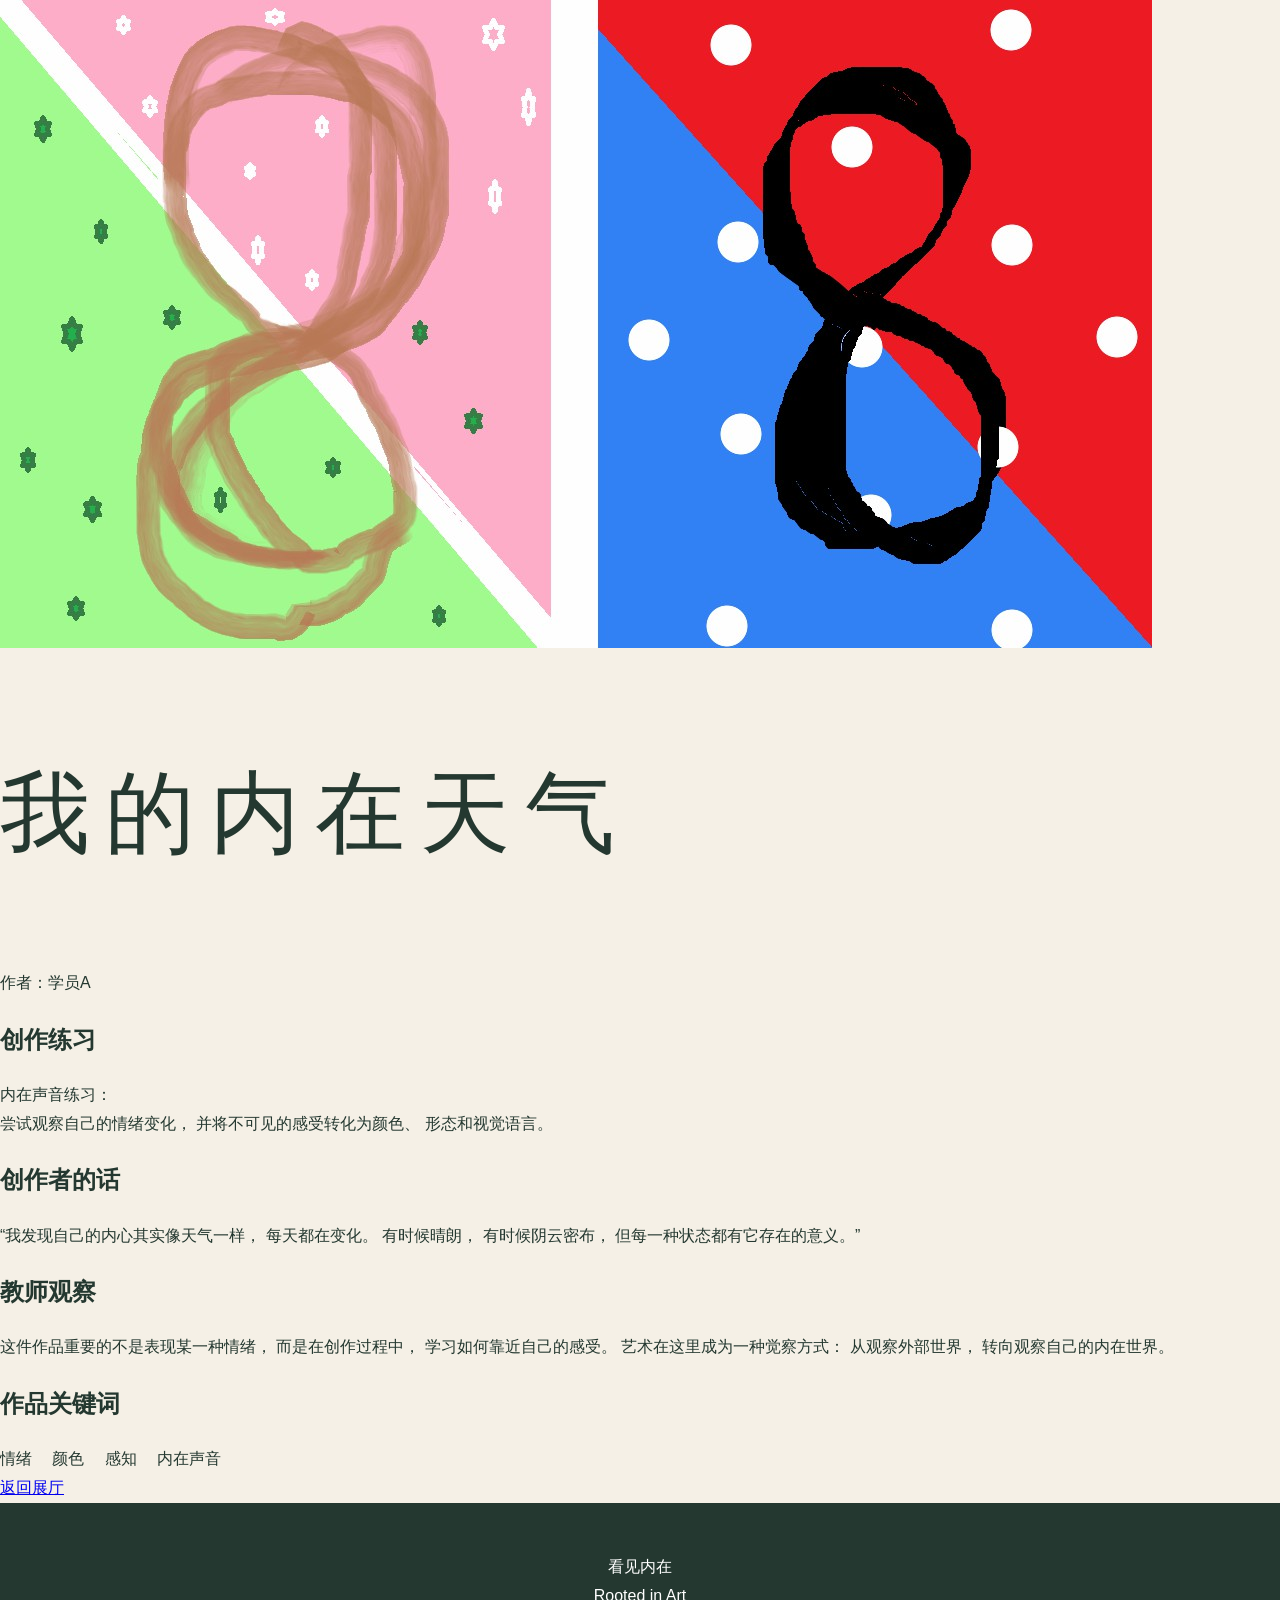
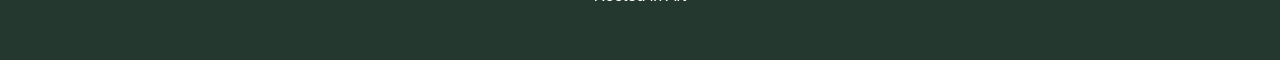
<file: weather.html>
<!DOCTYPE html>

<html lang="zh-CN">


<head>


<meta charset="UTF-8">


<meta name="viewport" content="width=device-width, initial-scale=1.0">


<title>

我的内在天气｜看见内在

</title>


<link rel="stylesheet" href="../style.css">


</head>



<body>



<section class="work-detail">



<div class="work-image">


<img src="../images/weather.jpg"

alt="我的内在天气">


</div>





<h1>

我的内在天气

</h1>




<p class="artist">

作者：学员A

</p>






<div class="archive">





<h2>

创作练习

</h2>


<p>

内在声音练习：

<br>

尝试观察自己的情绪变化，

并将不可见的感受转化为颜色、

形态和视觉语言。

</p>







<h2>

创作者的话

</h2>


<p>

“我发现自己的内心其实像天气一样，

每天都在变化。

有时候晴朗，

有时候阴云密布，

但每一种状态都有它存在的意义。”

</p>







<h2>

教师观察

</h2>


<p>


这件作品重要的不是表现某一种情绪，

而是在创作过程中，

学习如何靠近自己的感受。


艺术在这里成为一种觉察方式：

从观察外部世界，

转向观察自己的内在世界。

</p>








<h2>

作品关键词

</h2>


<div class="tags">

情绪　

颜色　

感知　

内在声音

</div>







<a href="../index.html"

class="enter-btn">


返回展厅


</a>




</div>



</section>





<footer>


看见内在

<br>

Rooted in Art


</footer>



</body>


</html>
</file>
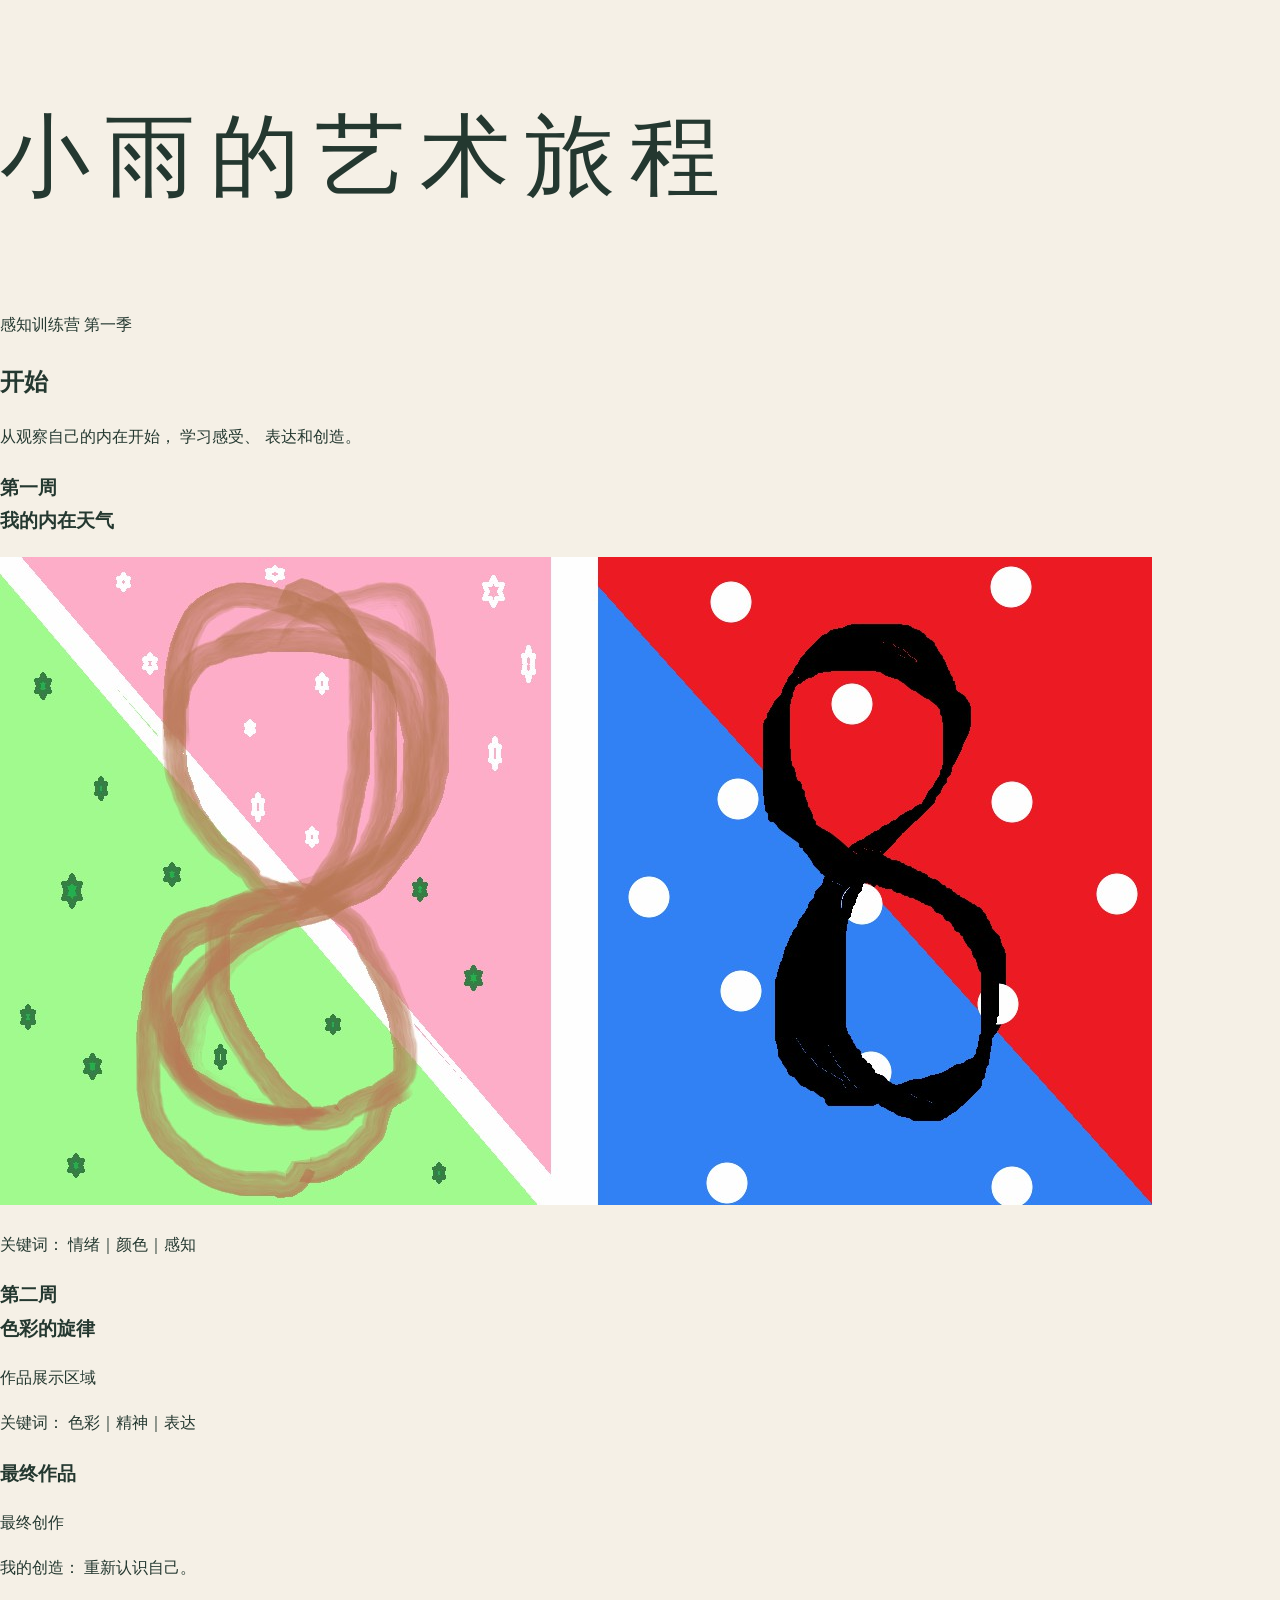
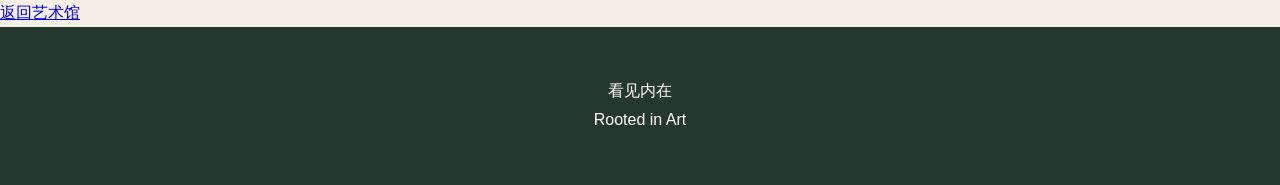
<file: xiaoyu.html>
<!DOCTYPE html>

<html lang="zh-CN">


<head>

<meta charset="UTF-8">

<meta name="viewport"
content="width=device-width,initial-scale=1.0">


<title>
小雨的艺术旅程
</title>


<link rel="stylesheet"
href="../style.css">


</head>


<body>


<section class="work-detail">


<h1>

小雨的艺术旅程

</h1>


<p class="artist">

感知训练营 第一季

</p>



<div class="archive">



<h2>

开始

</h2>


<p>

从观察自己的内在开始，

学习感受、

表达和创造。

</p>




<div class="journey-card">


<h3>

第一周

<br>

我的内在天气

</h3>


<img src="../images/weather.jpg">


<p>

关键词：

情绪｜颜色｜感知

</p>


</div>






<div class="journey-card">


<h3>

第二周

<br>

色彩的旋律

</h3>


<div class="empty-image">

作品展示区域

</div>


<p>

关键词：

色彩｜精神｜表达

</p>


</div>






<div class="journey-card">


<h3>

最终作品

</h3>


<div class="empty-image">

最终创作

</div>


<p>

我的创造：

重新认识自己。

</p>


</div>



</div>



<a href="../index.html"
class="enter-btn">

返回艺术馆

</a>



</section>



<footer>

看见内在

<br>

Rooted in Art

</footer>



</body>

</html>
</file>
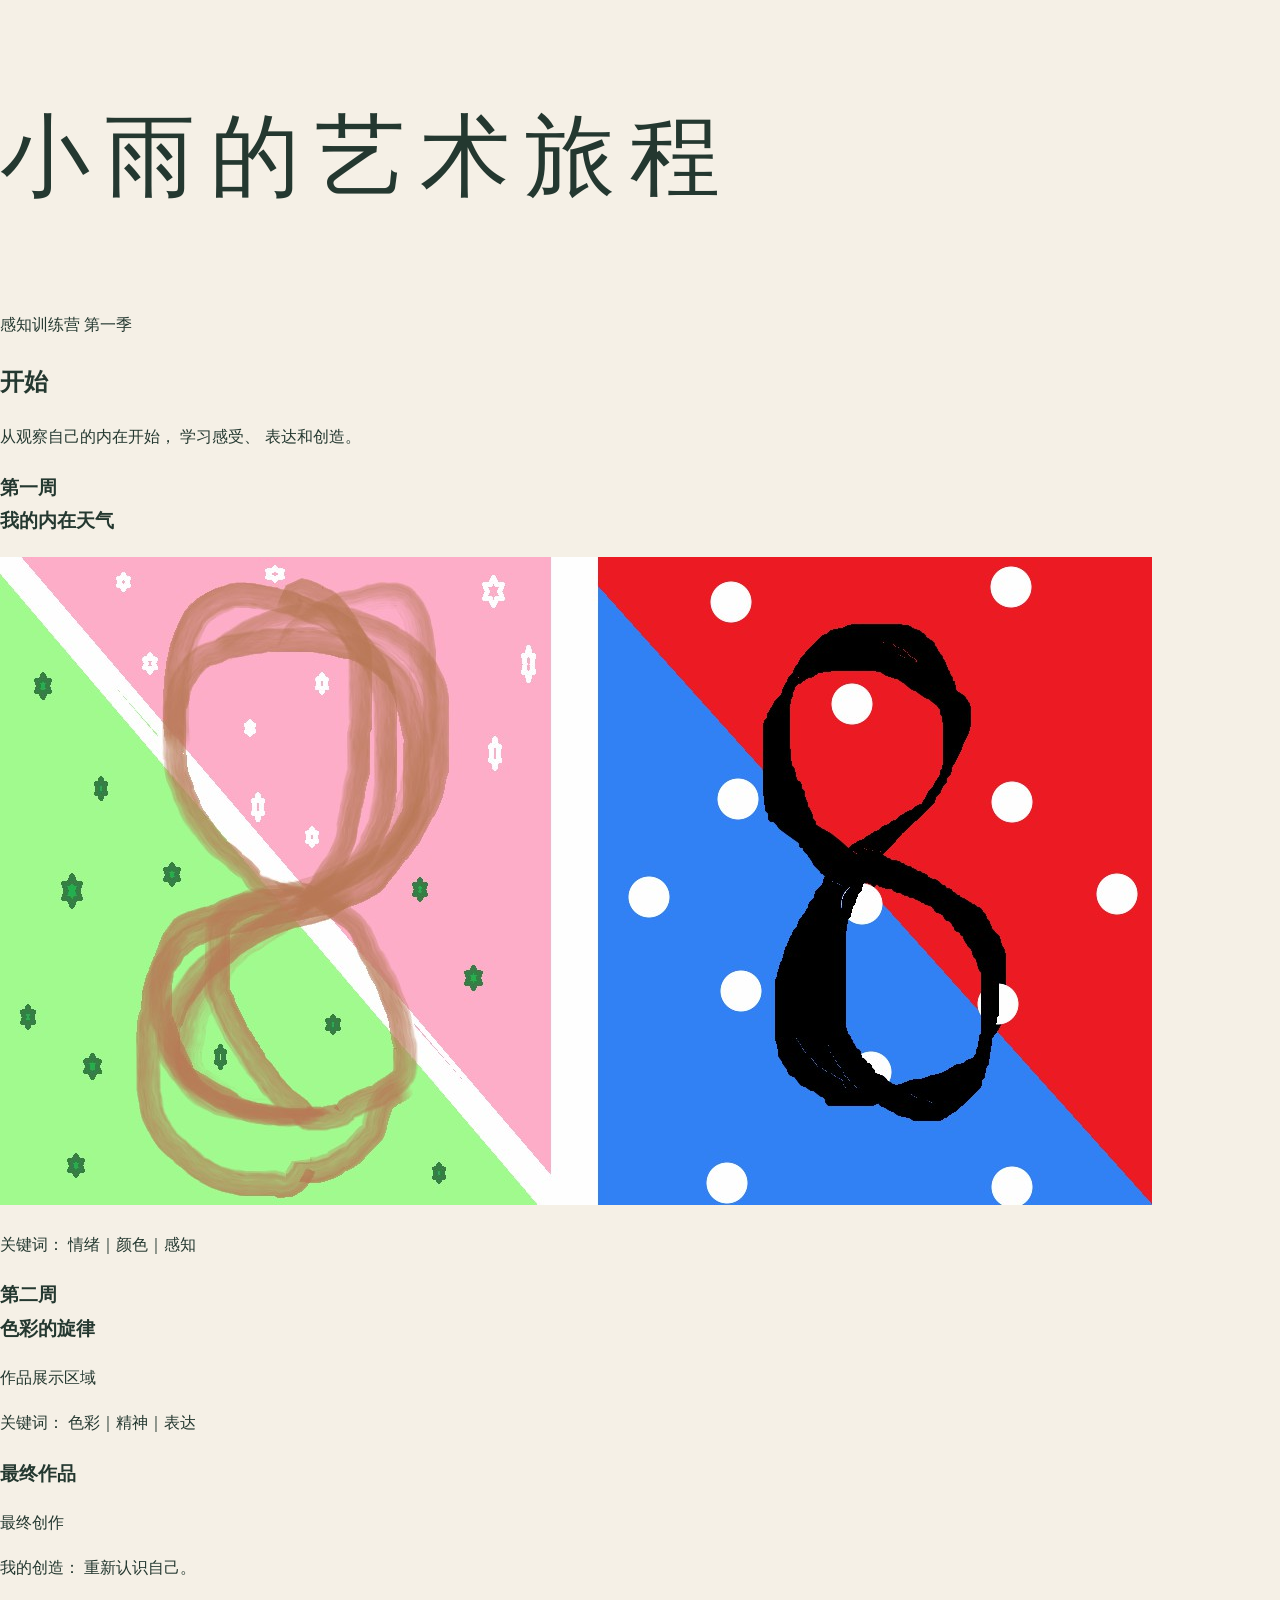
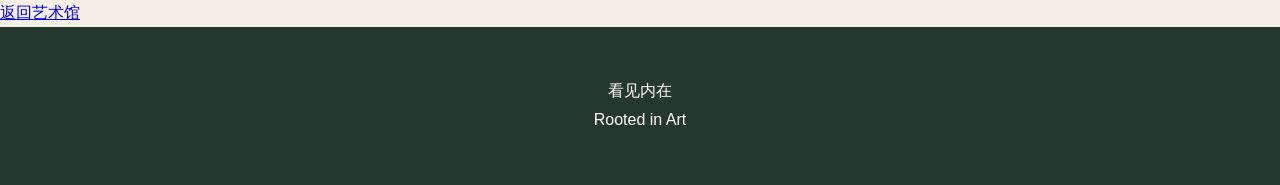
<file: students/xiaoyu.html>
<!DOCTYPE html>

<html lang="zh-CN">


<head>

<meta charset="UTF-8">

<meta name="viewport"
content="width=device-width,initial-scale=1.0">


<title>
小雨的艺术旅程
</title>


<link rel="stylesheet"
href="../style.css">


</head>


<body>


<section class="work-detail">


<h1>

小雨的艺术旅程

</h1>


<p class="artist">

感知训练营 第一季

</p>



<div class="archive">



<h2>

开始

</h2>


<p>

从观察自己的内在开始，

学习感受、

表达和创造。

</p>




<div class="journey-card">


<h3>

第一周

<br>

我的内在天气

</h3>


<img src="../images/weather.jpg">


<p>

关键词：

情绪｜颜色｜感知

</p>


</div>






<div class="journey-card">


<h3>

第二周

<br>

色彩的旋律

</h3>


<div class="empty-image">

作品展示区域

</div>


<p>

关键词：

色彩｜精神｜表达

</p>


</div>






<div class="journey-card">


<h3>

最终作品

</h3>


<div class="empty-image">

最终创作

</div>


<p>

我的创造：

重新认识自己。

</p>


</div>



</div>



<a href="../index.html"
class="enter-btn">

返回艺术馆

</a>



</section>



<footer>

看见内在

<br>

Rooted in Art

</footer>



</body>

</html>
</file>
<file: style.css>
:root{

--paper:#f5f0e6;

--green:#243830;

--sage:#82947d;

--light:#ebe3d5;

}


*{

box-sizing:border-box;

}



body{

margin:0;

background:var(--paper);

color:var(--green);

font-family:

"PingFang SC",
"Microsoft YaHei",
sans-serif;

line-height:1.8;

}




.hero{

height:100vh;

display:flex;

justify-content:center;

align-items:center;

text-align:center;

position:relative;

overflow:hidden;

}



.seed{

position:absolute;

width:600px;

height:600px;

border-radius:50%;


background:

radial-gradient(

circle,

rgba(130,148,125,.3),

transparent 70%

);

}



.hero-content{

position:relative;

}



.tag{

letter-spacing:8px;

}



h1{

font-size:90px;

font-weight:200;

letter-spacing:15px;

}



.hero h2{

font-weight:300;

}



.btn{

display:inline-block;

background:var(--green);

color:white;

padding:15px 50px;

border-radius:40px;

text-decoration:none;

margin-top:30px;

}



.section{

padding:90px 10%;

}



.section h2{

font-size:45px;

font-weight:300;

}



span{

color:var(--sage);

font-size:28px;

}



.timeline{

display:flex;

flex-wrap:wrap;

}



.timeline div{

padding:30px;

border-left:1px solid #b8a477;

}



.hall{

background:var(--light);

}



.works{

display:grid;

grid-template-columns:
repeat(auto-fit,minmax(280px,1fr));

gap:35px;

margin-top:40px;

}



.card{

background:white;

padding:25px;

cursor:pointer;

}



.card img{

width:100%;

height:260px;

object-fit:cover;

}



.module{

background:white;

padding:25px;

margin:20px 0;

}




footer{

background:var(--green);

color:white;

padding:50px;

text-align:center;

}



@media(max-width:700px){

h1{

font-size:55px;

}
 

}
</file>
